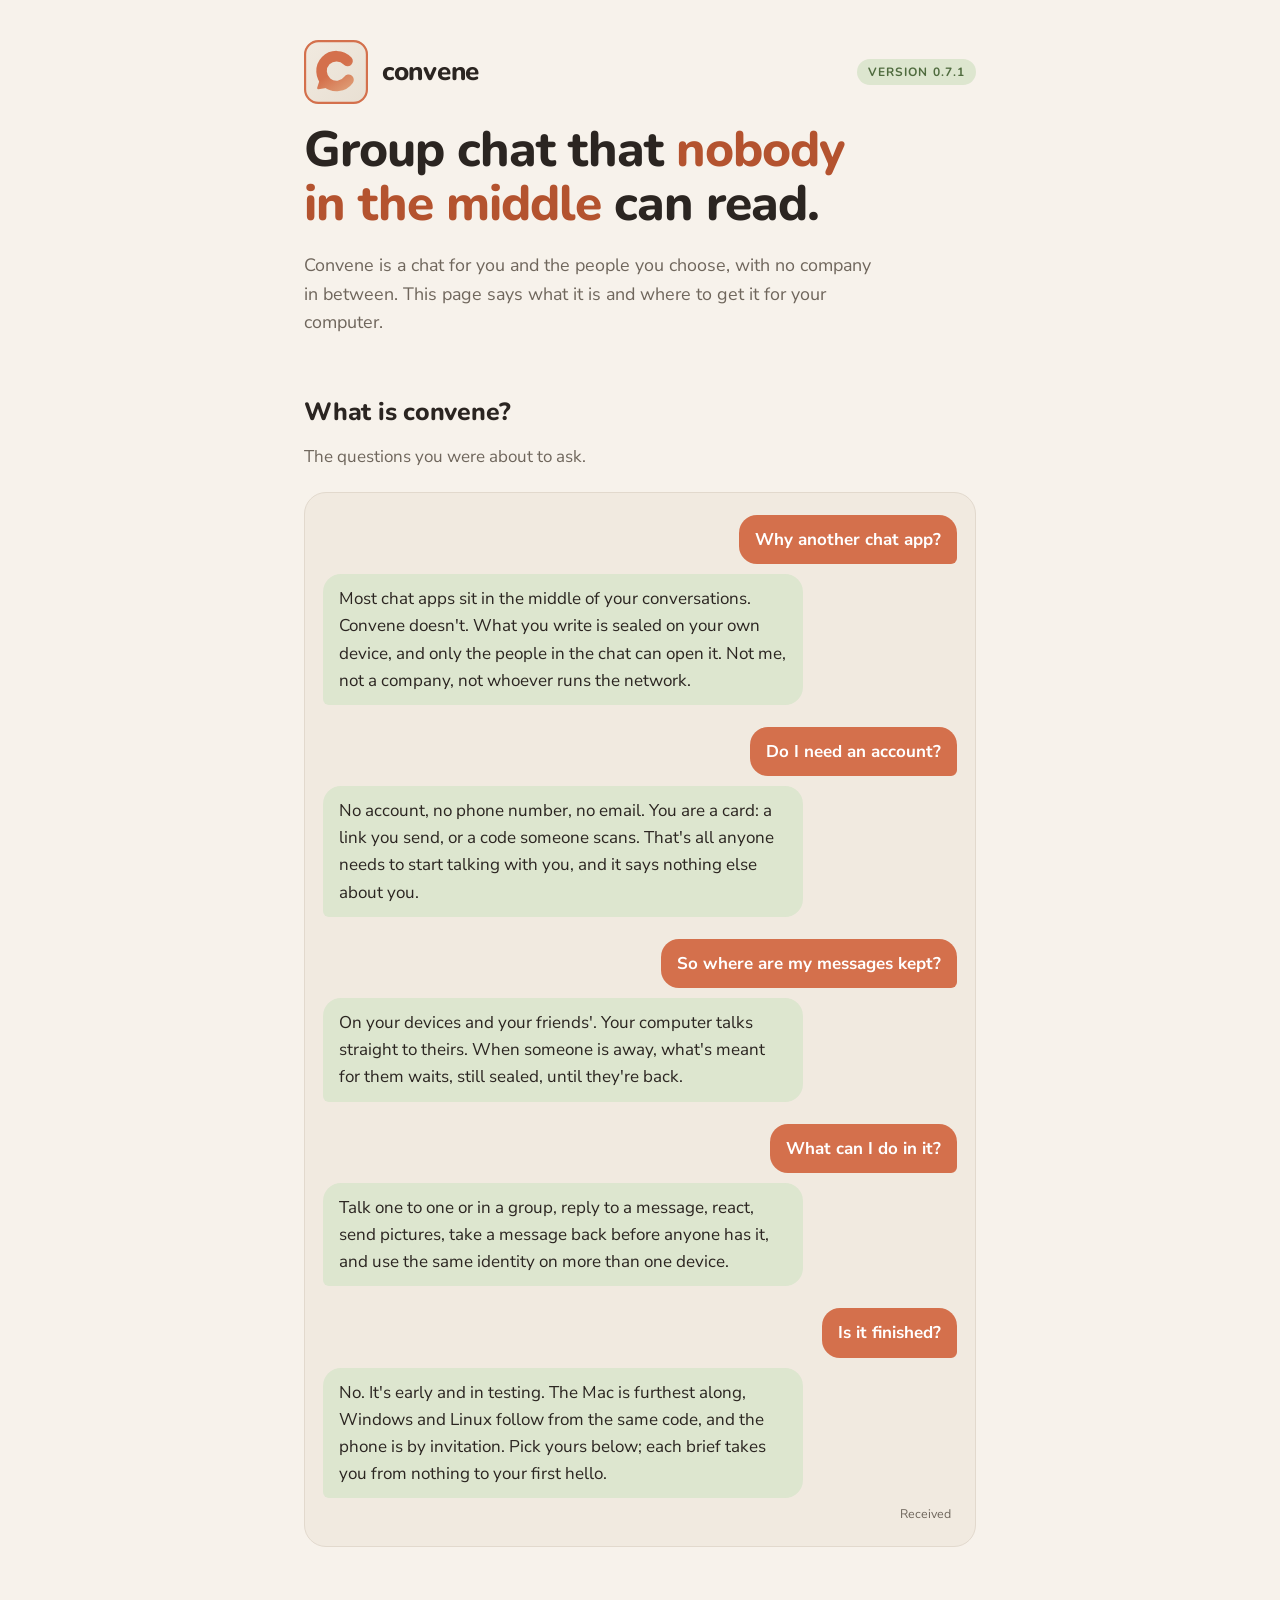
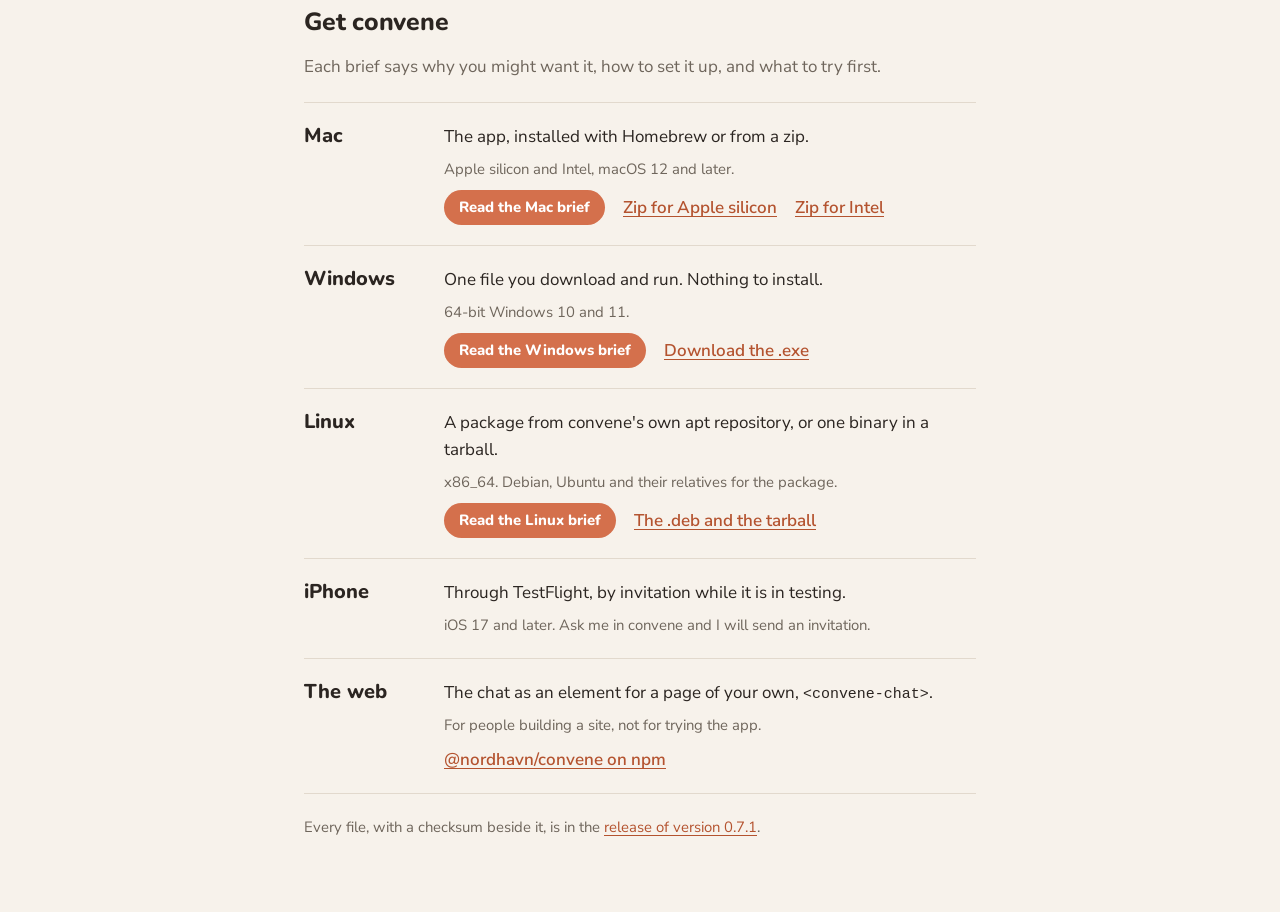
<file: docs/index.html>
<!doctype html>
<html lang="en">
<head>
<meta charset="utf-8">
<meta name="viewport" content="width=device-width,initial-scale=1,viewport-fit=cover">
<title>convene</title>
<meta name="description" content="convene, a group chat nobody in the middle can read: where to get it for the Mac, Windows and Linux, and a brief for each.">
<link rel="stylesheet" href="https://fonts.googleapis.com/css2?family=Nunito:wght@600;700;800&family=Nunito+Sans:opsz,wght@6..12,400;6..12,600;6..12,700&display=swap">
<link rel="stylesheet" href="brief/site.css">
</head>
<body>
<main class="page">

  <header class="hero">
    <div class="brand">
      <svg viewBox="100 100 824 824" role="img" aria-label="The convene icon">
        <defs>
          <linearGradient id="ibg" x1="0" y1="0" x2="1" y2="1"><stop offset="0" stop-color="#F1EAE0"/><stop offset="1" stop-color="#E8DFD2"/></linearGradient>
          <linearGradient id="imk" gradientUnits="userSpaceOnUse" x1="420" y1="330" x2="700" y2="760"><stop offset="0.35" stop-color="#D4704C"/><stop offset="1" stop-color="#E0A27A"/></linearGradient>
          <mask id="im" maskUnits="userSpaceOnUse" x="0" y="0" width="1024" height="1024">
            <path d="M660.7 371.5 A192 192 0 1 0 673.3 612.9" fill="none" stroke="#fff" stroke-width="136" stroke-linecap="round"/>
            <path d="M402.0 700.9 L284.0 718.2 L317.1 616.0 Z" fill="#fff" stroke="#fff" stroke-width="30" stroke-linejoin="round"/>
          </mask>
        </defs>
        <rect x="100" y="100" width="824" height="824" rx="186" fill="url(#ibg)"/>
        <rect x="114" y="114" width="796" height="796" rx="172" fill="none" stroke="#D4704C" stroke-width="28"/>
        <rect width="1024" height="1024" fill="url(#imk)" mask="url(#im)"/>
      </svg>
      <b>convene</b>
      <span class="tag">Version 0.7.1</span>
    </div>
    <h1>Group chat that <em>nobody in the middle</em> can read.</h1>
    <p class="lede">Convene is a chat for you and the people you choose, with no company in between. This page says what it is and where to get it for your computer.</p>
  </header>

  <section aria-labelledby="what">
    <h2 id="what">What is convene?</h2>
    <p class="sub">The questions you were about to ask.</p>
    <div class="chat">
      <p class="me">Why another chat app?</p>
      <p class="them">Most chat apps sit in the middle of your conversations. Convene doesn't. What you write is sealed on your own device, and only the people in the chat can open it. Not me, not a company, not whoever runs the network.</p>

      <p class="me">Do I need an account?</p>
      <p class="them">No account, no phone number, no email. You are a card: a link you send, or a code someone scans. That's all anyone needs to start talking with you, and it says nothing else about you.</p>

      <p class="me">So where are my messages kept?</p>
      <p class="them">On your devices and your friends'. Your computer talks straight to theirs. When someone is away, what's meant for them waits, still sealed, until they're back.</p>

      <p class="me">What can I do in it?</p>
      <p class="them">Talk one to one or in a group, reply to a message, react, send pictures, take a message back before anyone has it, and use the same identity on more than one device.</p>

      <p class="me">Is it finished?</p>
      <p class="them">No. It's early and in testing. The Mac is furthest along, Windows and Linux follow from the same code, and the phone is by invitation. Pick yours below; each brief takes you from nothing to your first hello.</p>
      <span class="reach">Received</span>
    </div>
  </section>

  <section aria-labelledby="get">
    <h2 id="get">Get convene</h2>
    <p class="sub">Each brief says why you might want it, how to set it up, and what to try first.</p>
    <ul class="dists">
      <li>
        <h3>Mac</h3>
        <div class="what">
          <p>The app, installed with Homebrew or from a zip.</p>
          <p class="needs">Apple silicon and Intel, macOS 12 and later.</p>
          <p class="links">
            <a class="brief" href="brief/mac.html">Read the Mac brief</a>
            <a href="https://github.com/kopilati/convene-releases/releases/download/v0.7.1/Convene-0.7.1-macos-arm64.zip">Zip for Apple silicon</a>
            <a href="https://github.com/kopilati/convene-releases/releases/download/v0.7.1/Convene-0.7.1-macos-x86_64.zip">Zip for Intel</a>
          </p>
        </div>
      </li>
      <li>
        <h3>Windows</h3>
        <div class="what">
          <p>One file you download and run. Nothing to install.</p>
          <p class="needs">64-bit Windows 10 and 11.</p>
          <p class="links">
            <a class="brief" href="brief/windows.html">Read the Windows brief</a>
            <a href="https://github.com/kopilati/convene-releases/releases/download/v0.7.1/Convene-0.7.1-windows-x86_64.exe">Download the .exe</a>
          </p>
        </div>
      </li>
      <li>
        <h3>Linux</h3>
        <div class="what">
          <p>A package from convene's own apt repository, or one binary in a tarball.</p>
          <p class="needs">x86_64. Debian, Ubuntu and their relatives for the package.</p>
          <p class="links">
            <a class="brief" href="brief/linux.html">Read the Linux brief</a>
            <a href="https://github.com/kopilati/convene-releases/releases/tag/v0.7.1">The .deb and the tarball</a>
          </p>
        </div>
      </li>
      <li>
        <h3>iPhone</h3>
        <div class="what">
          <p>Through TestFlight, by invitation while it is in testing.</p>
          <p class="needs">iOS 17 and later. Ask me in convene and I will send an invitation.</p>
        </div>
      </li>
      <li>
        <h3>The web</h3>
        <div class="what">
          <p>The chat as an element for a page of your own, <code class="file">&lt;convene-chat&gt;</code>.</p>
          <p class="needs">For people building a site, not for trying the app.</p>
          <p class="links"><a href="https://www.npmjs.com/package/@nordhavn/convene">@nordhavn/convene on npm</a></p>
        </div>
      </li>
    </ul>
    <p class="foot">Every file, with a checksum beside it, is in the <a href="https://github.com/kopilati/convene-releases/releases/tag/v0.7.1">release of version 0.7.1</a>.</p>
  </section>


</main>
<script src="brief/site.js"></script>
</body>
</html>
</file>
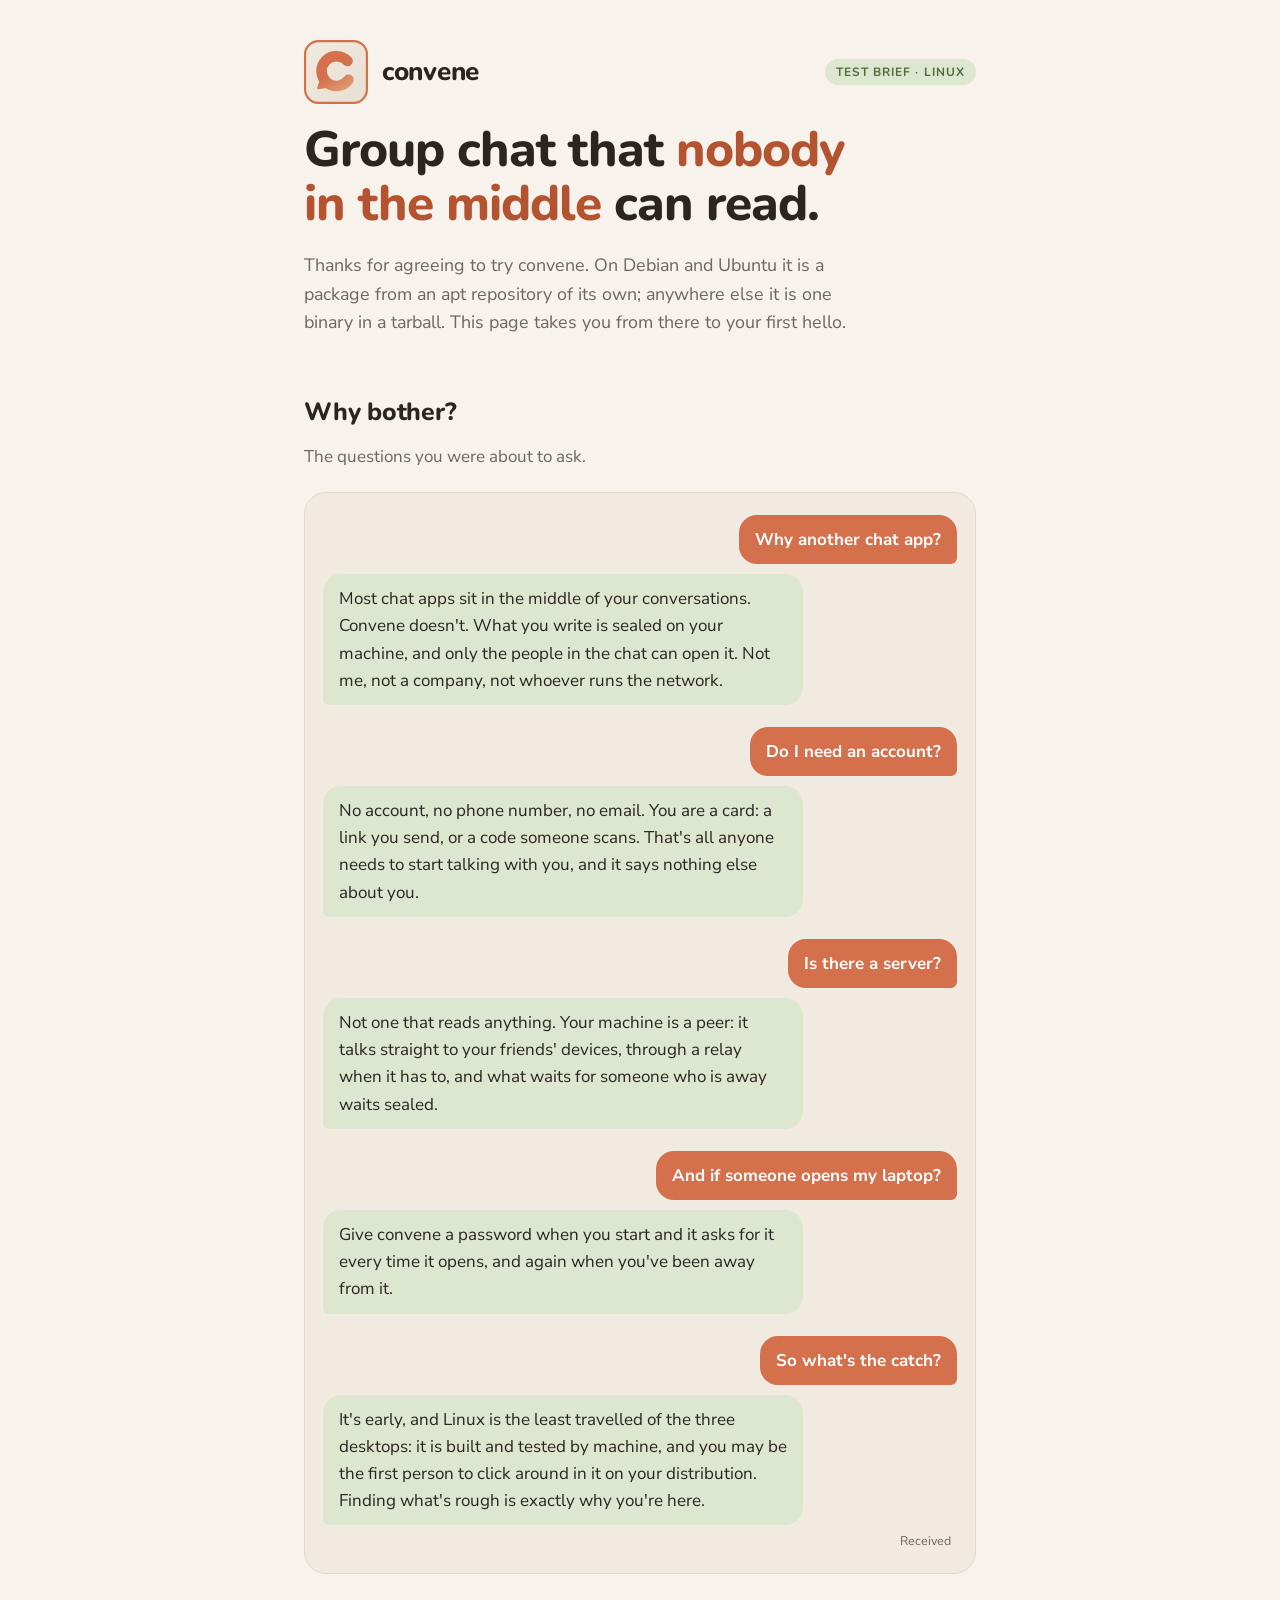
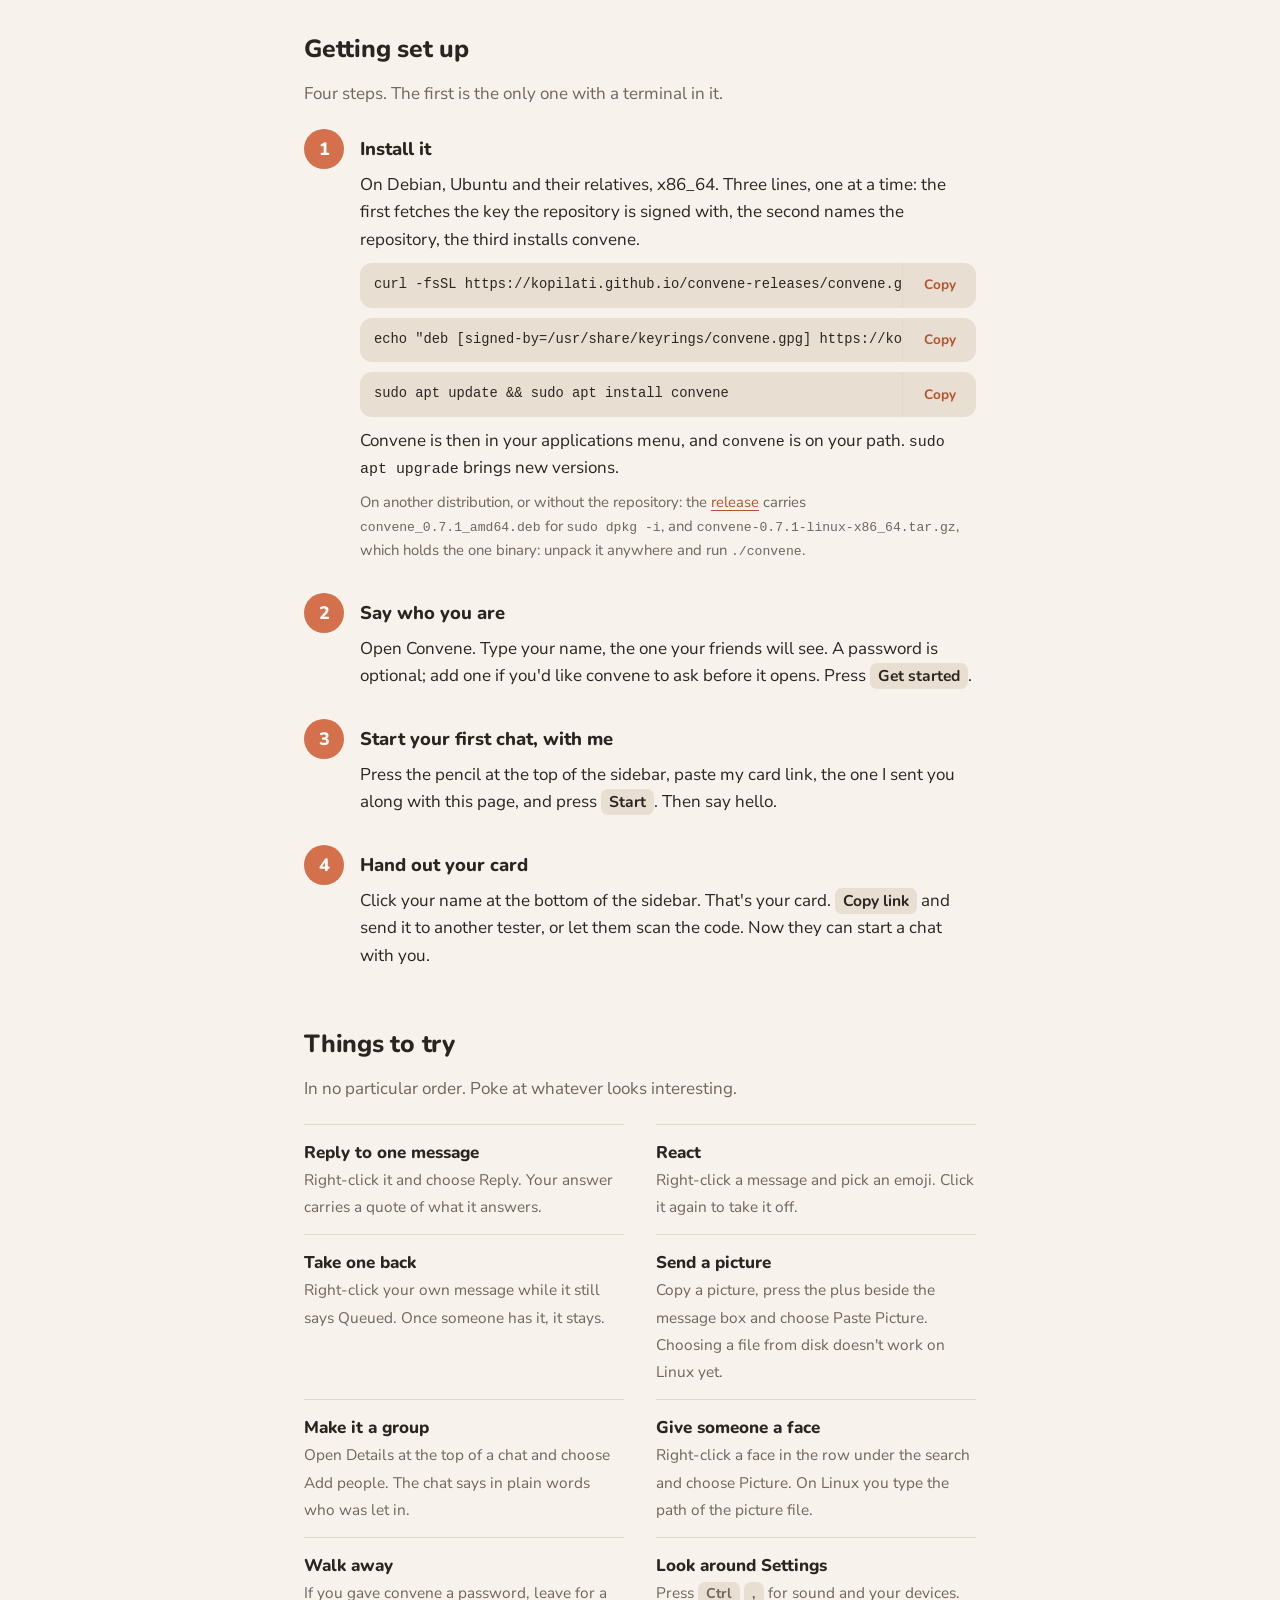
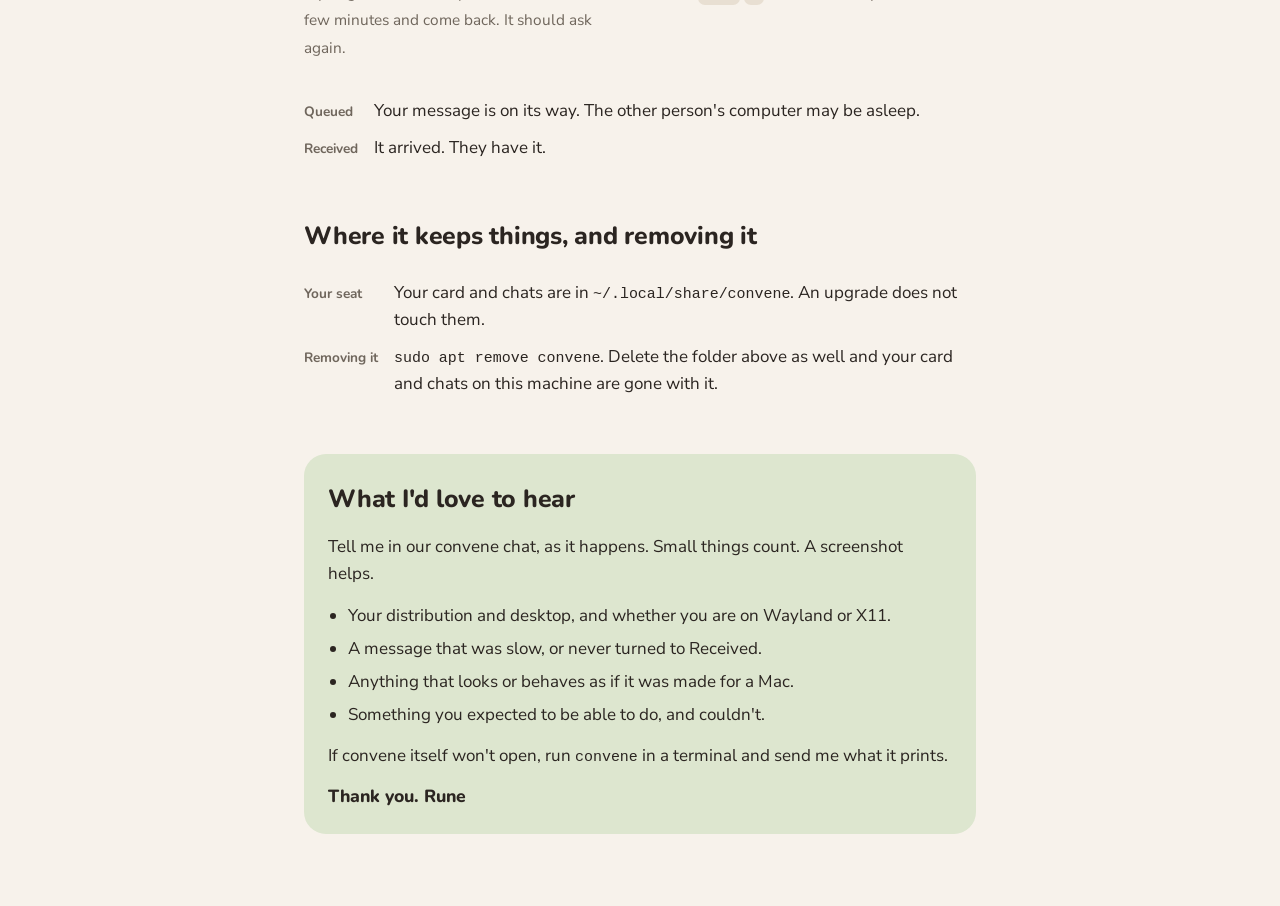
<file: docs/brief/linux.html>
<!doctype html>
<html lang="en">
<head>
<meta charset="utf-8">
<meta name="viewport" content="width=device-width,initial-scale=1,viewport-fit=cover">
<title>convene for Linux</title>
<link rel="stylesheet" href="https://fonts.googleapis.com/css2?family=Nunito:wght@600;700;800&family=Nunito+Sans:opsz,wght@6..12,400;6..12,600;6..12,700&display=swap">
<link rel="stylesheet" href="site.css">
</head>
<body>
<main class="page">

  <header class="hero">
    <div class="brand">
      <svg viewBox="100 100 824 824" role="img" aria-label="The convene icon">
        <defs>
          <linearGradient id="ibg" x1="0" y1="0" x2="1" y2="1"><stop offset="0" stop-color="#F1EAE0"/><stop offset="1" stop-color="#E8DFD2"/></linearGradient>
          <linearGradient id="imk" gradientUnits="userSpaceOnUse" x1="420" y1="330" x2="700" y2="760"><stop offset="0.35" stop-color="#D4704C"/><stop offset="1" stop-color="#E0A27A"/></linearGradient>
          <mask id="im" maskUnits="userSpaceOnUse" x="0" y="0" width="1024" height="1024">
            <path d="M660.7 371.5 A192 192 0 1 0 673.3 612.9" fill="none" stroke="#fff" stroke-width="136" stroke-linecap="round"/>
            <path d="M402.0 700.9 L284.0 718.2 L317.1 616.0 Z" fill="#fff" stroke="#fff" stroke-width="30" stroke-linejoin="round"/>
          </mask>
        </defs>
        <rect x="100" y="100" width="824" height="824" rx="186" fill="url(#ibg)"/>
        <rect x="114" y="114" width="796" height="796" rx="172" fill="none" stroke="#D4704C" stroke-width="28"/>
        <rect width="1024" height="1024" fill="url(#imk)" mask="url(#im)"/>
      </svg>
      <b><a href="../">convene</a></b>
      <span class="tag">Test brief · Linux</span>
    </div>
    <h1>Group chat that <em>nobody in the middle</em> can read.</h1>
    <p class="lede">Thanks for agreeing to try convene. On Debian and Ubuntu it is a package from an apt repository of its own; anywhere else it is one binary in a tarball. This page takes you from there to your first hello.</p>
  </header>

  <section aria-labelledby="why">
    <h2 id="why">Why bother?</h2>
    <p class="sub">The questions you were about to ask.</p>
    <div class="chat">
      <p class="me">Why another chat app?</p>
      <p class="them">Most chat apps sit in the middle of your conversations. Convene doesn't. What you write is sealed on your machine, and only the people in the chat can open it. Not me, not a company, not whoever runs the network.</p>

      <p class="me">Do I need an account?</p>
      <p class="them">No account, no phone number, no email. You are a card: a link you send, or a code someone scans. That's all anyone needs to start talking with you, and it says nothing else about you.</p>

      <p class="me">Is there a server?</p>
      <p class="them">Not one that reads anything. Your machine is a peer: it talks straight to your friends' devices, through a relay when it has to, and what waits for someone who is away waits sealed.</p>

      <p class="me">And if someone opens my laptop?</p>
      <p class="them">Give convene a password when you start and it asks for it every time it opens, and again when you've been away from it.</p>

      <p class="me">So what's the catch?</p>
      <p class="them">It's early, and Linux is the least travelled of the three desktops: it is built and tested by machine, and you may be the first person to click around in it on your distribution. Finding what's rough is exactly why you're here.</p>
      <span class="reach">Received</span>
    </div>
  </section>

  <section aria-labelledby="setup">
    <h2 id="setup">Getting set up</h2>
    <p class="sub">Four steps. The first is the only one with a terminal in it.</p>
    <ol class="steps">
      <li>
        <div class="step">
          <h3>Install it</h3>
          <p>On Debian, Ubuntu and their relatives, x86_64. Three lines, one at a time: the first fetches the key the repository is signed with, the second names the repository, the third installs convene.</p>
          <div class="cmd"><code id="l1">curl -fsSL https://kopilati.github.io/convene-releases/convene.gpg | sudo tee /usr/share/keyrings/convene.gpg >/dev/null</code><button type="button" data-copy="l1">Copy</button></div>
          <div class="cmd"><code id="l2">echo "deb [signed-by=/usr/share/keyrings/convene.gpg] https://kopilati.github.io/convene-releases stable main" | sudo tee /etc/apt/sources.list.d/convene.list</code><button type="button" data-copy="l2">Copy</button></div>
          <div class="cmd"><code id="l3">sudo apt update &amp;&amp; sudo apt install convene</code><button type="button" data-copy="l3">Copy</button></div>
          <p>Convene is then in your applications menu, and <code class="file">convene</code> is on your path. <code class="file">sudo apt upgrade</code> brings new versions.</p>
          <p class="aside">On another distribution, or without the repository: the <a href="https://github.com/kopilati/convene-releases/releases/tag/v0.7.1">release</a> carries <code class="file">convene_0.7.1_amd64.deb</code> for <code class="file">sudo dpkg -i</code>, and <code class="file">convene-0.7.1-linux-x86_64.tar.gz</code>, which holds the one binary: unpack it anywhere and run <code class="file">./convene</code>.</p>
        </div>
      </li>
      <li>
        <div class="step">
          <h3>Say who you are</h3>
          <p>Open Convene. Type your name, the one your friends will see. A password is optional; add one if you'd like convene to ask before it opens. Press <span class="ui">Get started</span>.</p>
        </div>
      </li>
      <li>
        <div class="step">
          <h3>Start your first chat, with me</h3>
          <p>Press the pencil at the top of the sidebar, paste my card link, the one I sent you along with this page, and press <span class="ui">Start</span>. Then say hello.</p>
        </div>
      </li>
      <li>
        <div class="step">
          <h3>Hand out your card</h3>
          <p>Click your name at the bottom of the sidebar. That's your card. <span class="ui">Copy link</span> and send it to another tester, or let them scan the code. Now they can start a chat with you.</p>
        </div>
      </li>
    </ol>
  </section>


  <section aria-labelledby="try">
    <h2 id="try">Things to try</h2>
    <p class="sub">In no particular order. Poke at whatever looks interesting.</p>
    <ul class="try">
      <li><b>Reply to one message</b><span>Right-click it and choose Reply. Your answer carries a quote of what it answers.</span></li>
      <li><b>React</b><span>Right-click a message and pick an emoji. Click it again to take it off.</span></li>
      <li><b>Take one back</b><span>Right-click your own message while it still says Queued. Once someone has it, it stays.</span></li>
      <li><b>Send a picture</b><span>Copy a picture, press the plus beside the message box and choose Paste Picture. Choosing a file from disk doesn't work on Linux yet.</span></li>
      <li><b>Make it a group</b><span>Open Details at the top of a chat and choose Add people. The chat says in plain words who was let in.</span></li>
      <li><b>Give someone a face</b><span>Right-click a face in the row under the search and choose Picture. On Linux you type the path of the picture file.</span></li>
      <li><b>Walk away</b><span>If you gave convene a password, leave for a few minutes and come back. It should ask again.</span></li>
      <li><b>Look around Settings</b><span>Press <kbd>Ctrl</kbd> <kbd>,</kbd> for sound and your devices.</span></li>
    </ul>
    <dl class="words">
      <dt>Queued</dt><dd>Your message is on its way. The other person's computer may be asleep.</dd>
      <dt>Received</dt><dd>It arrived. They have it.</dd>
    </dl>
  </section>

  <section aria-labelledby="keep">
    <h2 id="keep">Where it keeps things, and removing it</h2>
    <dl class="words">
      <dt>Your seat</dt><dd>Your card and chats are in <code class="file">~/.local/share/convene</code>. An upgrade does not touch them.</dd>
      <dt>Removing it</dt><dd><code class="file">sudo apt remove convene</code>. Delete the folder above as well and your card and chats on this machine are gone with it.</dd>
    </dl>
  </section>

  <section class="tell" aria-labelledby="tell">
    <h2 id="tell">What I'd love to hear</h2>
    <p>Tell me in our convene chat, as it happens. Small things count. A screenshot helps.</p>
    <ul>
      <li>Your distribution and desktop, and whether you are on Wayland or X11.</li>
      <li>A message that was slow, or never turned to Received.</li>
      <li>Anything that looks or behaves as if it was made for a Mac.</li>
      <li>Something you expected to be able to do, and couldn't.</li>
    </ul>
    <p>If convene itself won't open, run <code class="file">convene</code> in a terminal and send me what it prints.</p>
    <p class="sign">Thank you. Rune</p>
  </section>

</main>
<script src="site.js"></script>
</body>
</html>
</file>
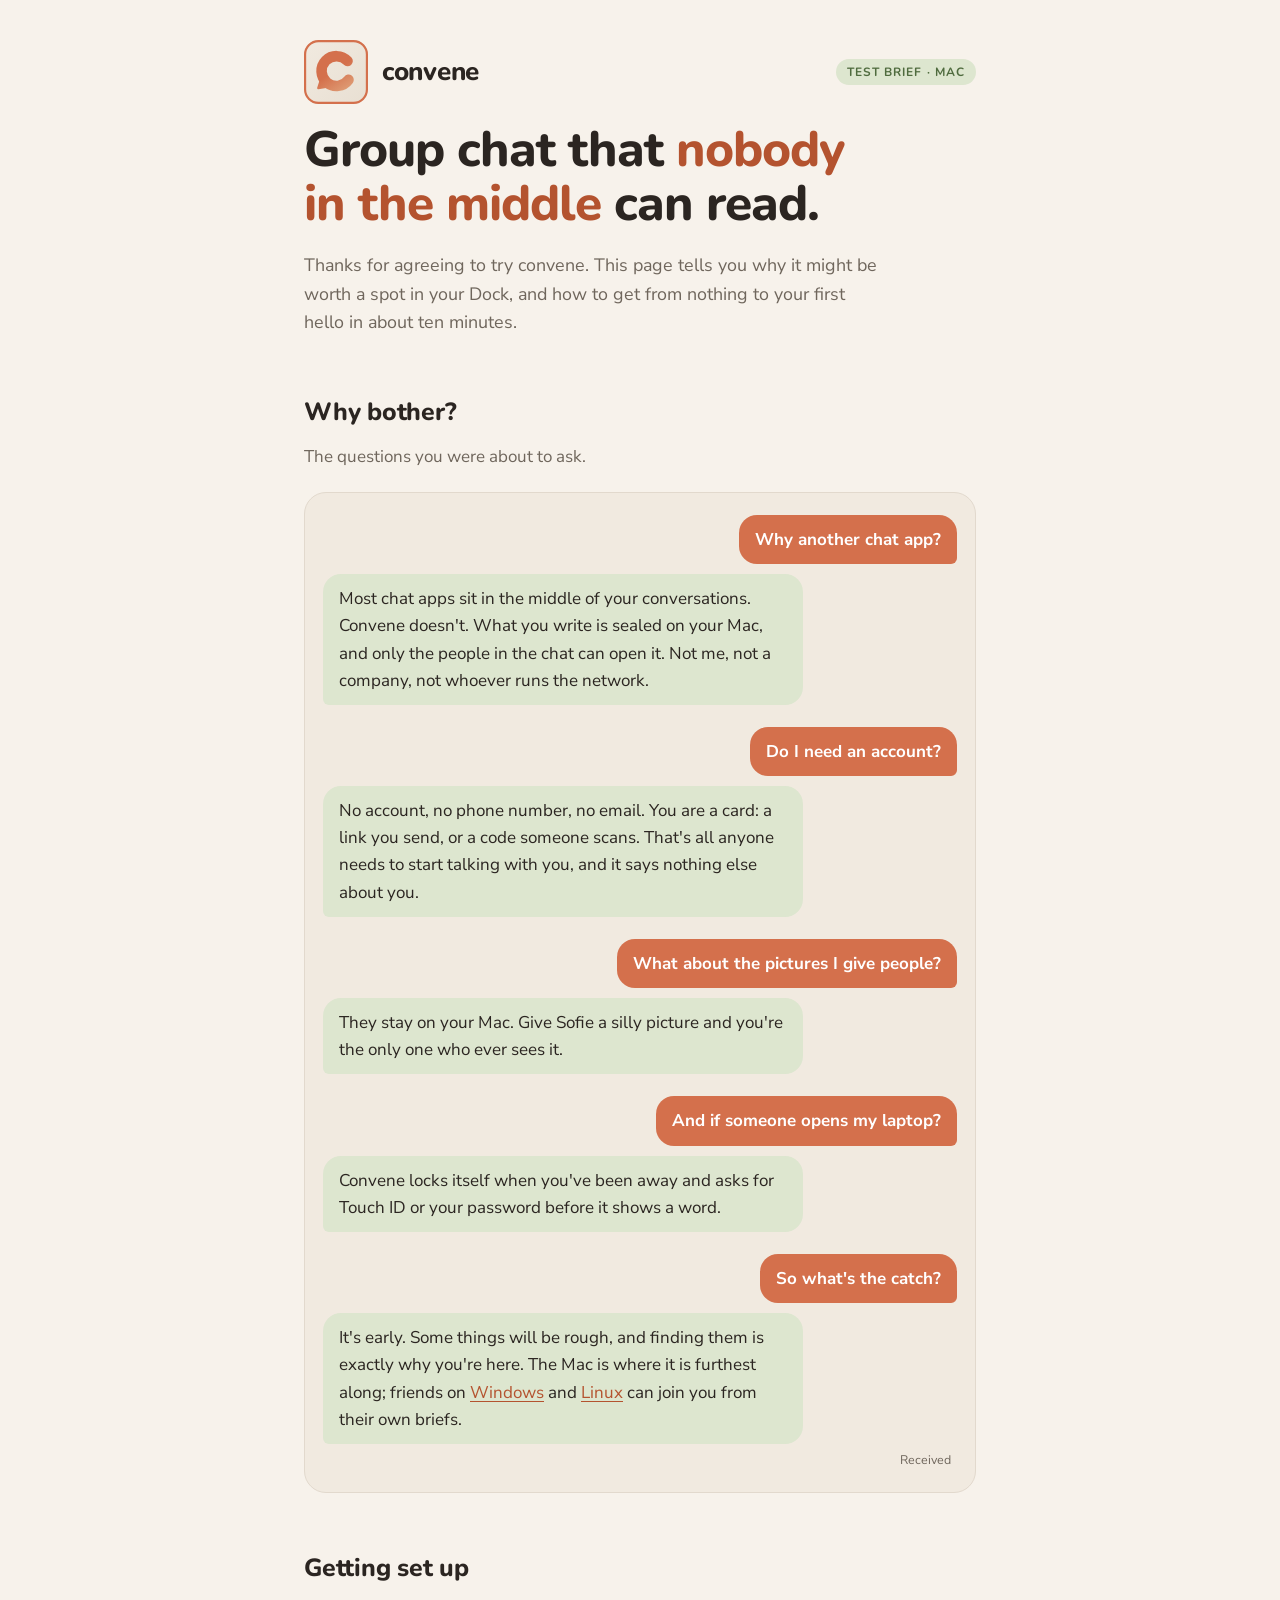
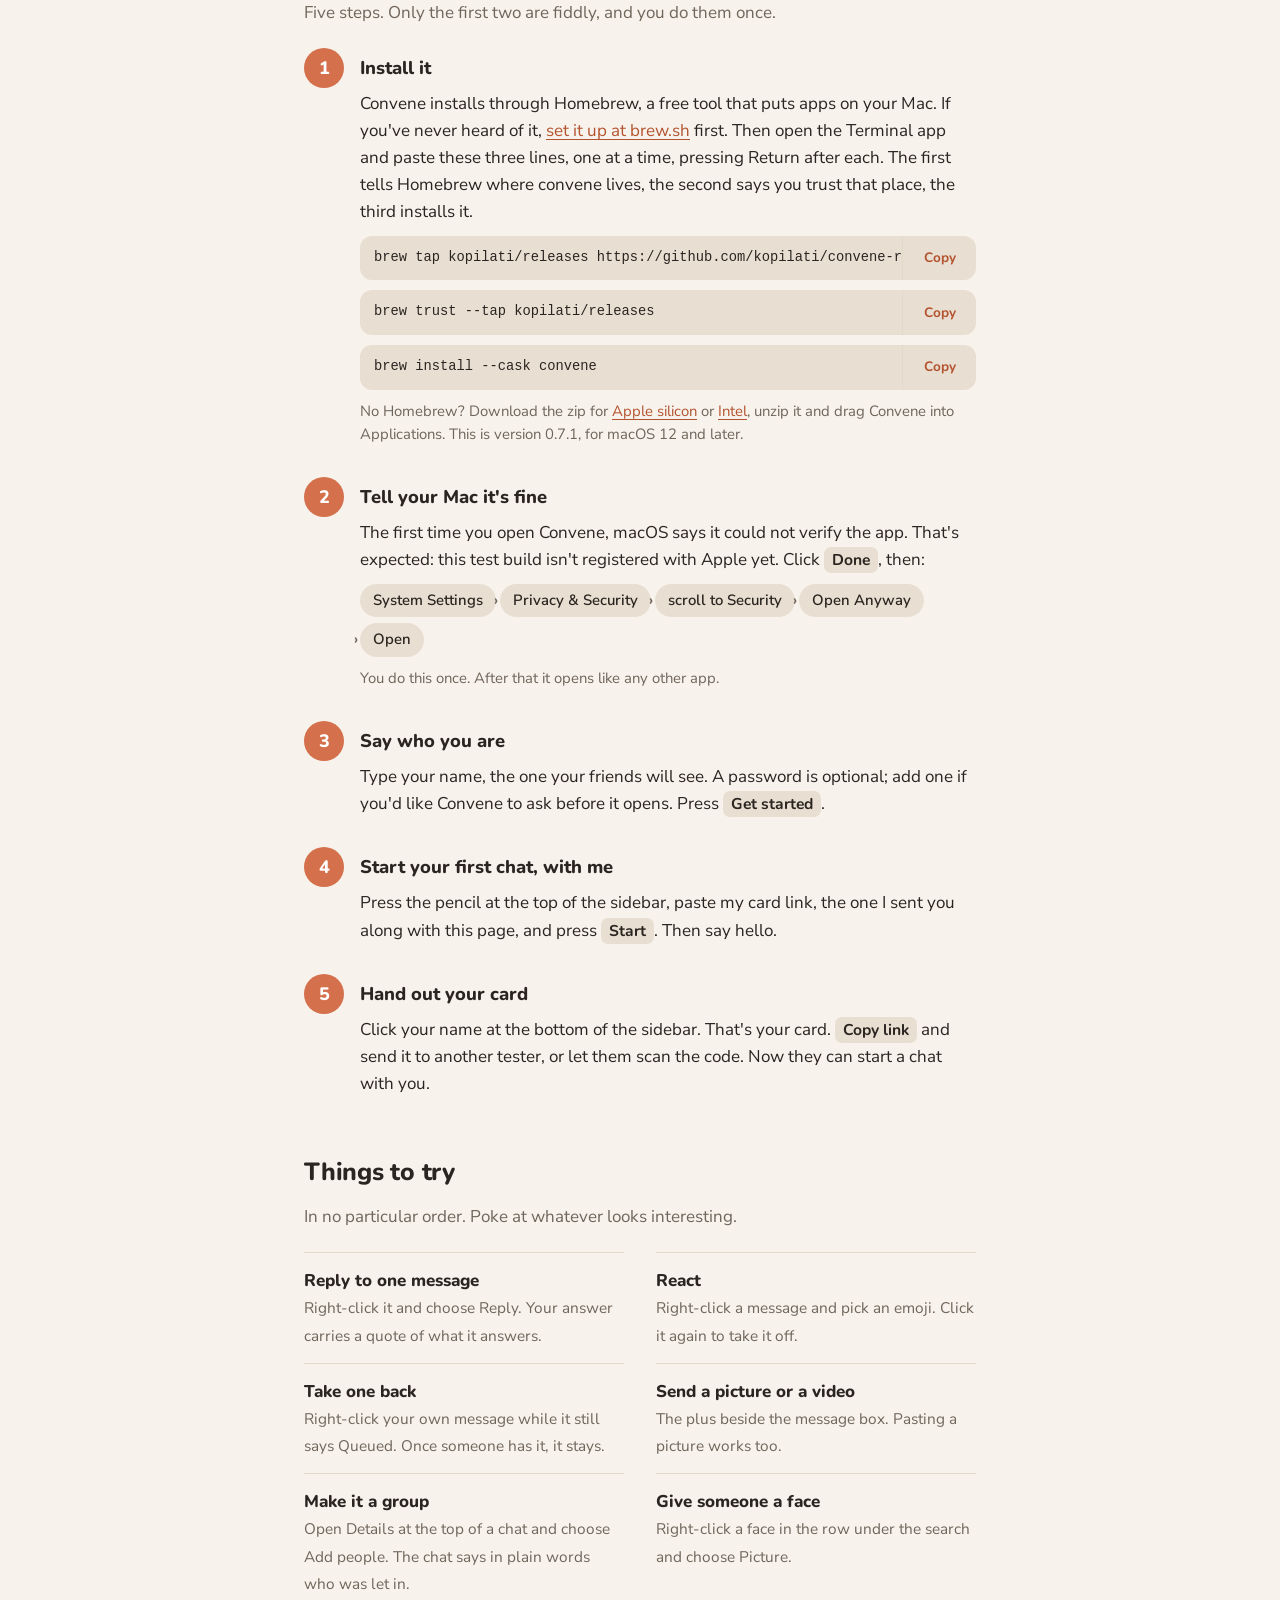
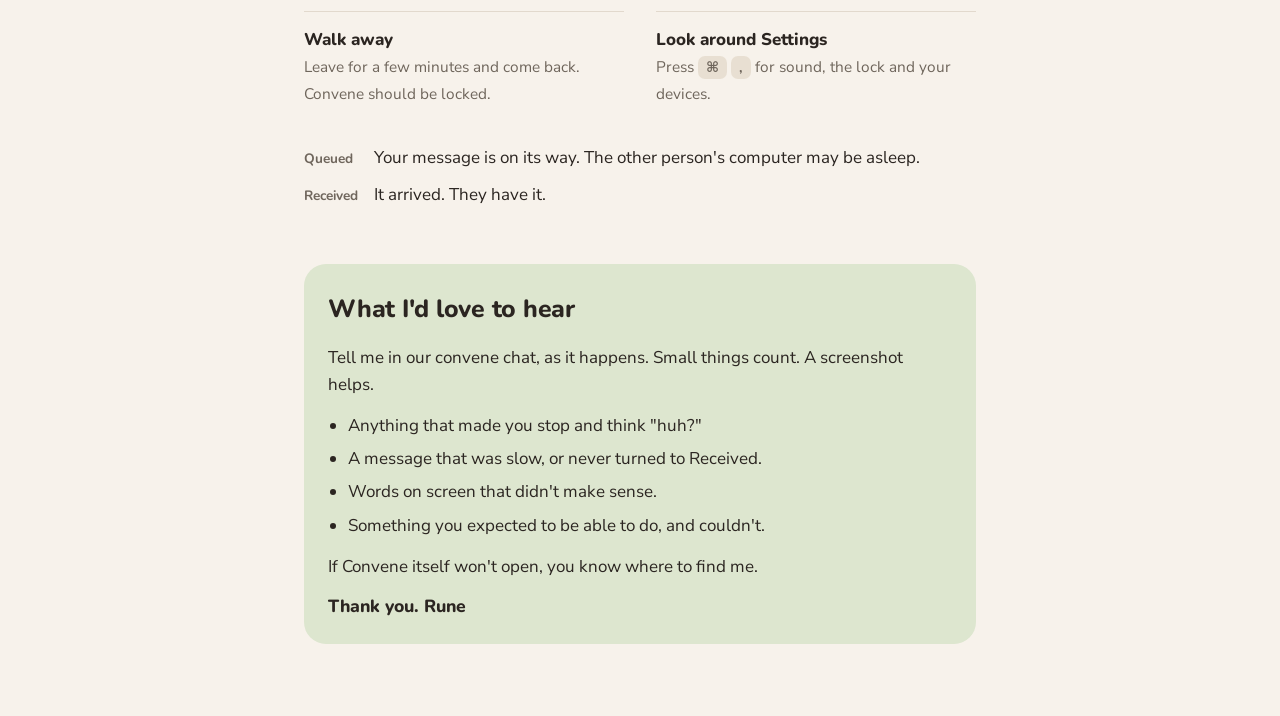
<file: docs/brief/mac.html>
<!doctype html>
<html lang="en">
<head>
<meta charset="utf-8">
<meta name="viewport" content="width=device-width,initial-scale=1,viewport-fit=cover">
<title>convene for the Mac</title>
<link rel="stylesheet" href="https://fonts.googleapis.com/css2?family=Nunito:wght@600;700;800&family=Nunito+Sans:opsz,wght@6..12,400;6..12,600;6..12,700&display=swap">
<link rel="stylesheet" href="site.css">
</head>
<body>
<main class="page">

  <header class="hero">
    <div class="brand">
      <svg viewBox="100 100 824 824" role="img" aria-label="The convene icon">
        <defs>
          <linearGradient id="ibg" x1="0" y1="0" x2="1" y2="1"><stop offset="0" stop-color="#F1EAE0"/><stop offset="1" stop-color="#E8DFD2"/></linearGradient>
          <linearGradient id="imk" gradientUnits="userSpaceOnUse" x1="420" y1="330" x2="700" y2="760"><stop offset="0.35" stop-color="#D4704C"/><stop offset="1" stop-color="#E0A27A"/></linearGradient>
          <mask id="im" maskUnits="userSpaceOnUse" x="0" y="0" width="1024" height="1024">
            <path d="M660.7 371.5 A192 192 0 1 0 673.3 612.9" fill="none" stroke="#fff" stroke-width="136" stroke-linecap="round"/>
            <path d="M402.0 700.9 L284.0 718.2 L317.1 616.0 Z" fill="#fff" stroke="#fff" stroke-width="30" stroke-linejoin="round"/>
          </mask>
        </defs>
        <rect x="100" y="100" width="824" height="824" rx="186" fill="url(#ibg)"/>
        <rect x="114" y="114" width="796" height="796" rx="172" fill="none" stroke="#D4704C" stroke-width="28"/>
        <rect width="1024" height="1024" fill="url(#imk)" mask="url(#im)"/>
      </svg>
      <b><a href="../">convene</a></b>
      <span class="tag">Test brief · Mac</span>
    </div>
    <h1>Group chat that <em>nobody in the middle</em> can read.</h1>
    <p class="lede">Thanks for agreeing to try convene. This page tells you why it might be worth a spot in your Dock, and how to get from nothing to your first hello in about ten minutes.</p>
  </header>

  <section aria-labelledby="why">
    <h2 id="why">Why bother?</h2>
    <p class="sub">The questions you were about to ask.</p>
    <div class="chat">
      <p class="me">Why another chat app?</p>
      <p class="them">Most chat apps sit in the middle of your conversations. Convene doesn't. What you write is sealed on your Mac, and only the people in the chat can open it. Not me, not a company, not whoever runs the network.</p>

      <p class="me">Do I need an account?</p>
      <p class="them">No account, no phone number, no email. You are a card: a link you send, or a code someone scans. That's all anyone needs to start talking with you, and it says nothing else about you.</p>

      <p class="me">What about the pictures I give people?</p>
      <p class="them">They stay on your Mac. Give Sofie a silly picture and you're the only one who ever sees it.</p>

      <p class="me">And if someone opens my laptop?</p>
      <p class="them">Convene locks itself when you've been away and asks for Touch ID or your password before it shows a word.</p>

      <p class="me">So what's the catch?</p>
      <p class="them">It's early. Some things will be rough, and finding them is exactly why you're here. The Mac is where it is furthest along; friends on <a href="windows.html">Windows</a> and <a href="linux.html">Linux</a> can join you from their own briefs.</p>
      <span class="reach">Received</span>
    </div>
  </section>

  <section aria-labelledby="setup">
    <h2 id="setup">Getting set up</h2>
    <p class="sub">Five steps. Only the first two are fiddly, and you do them once.</p>
    <ol class="steps">
      <li>
        <div class="step">
          <h3>Install it</h3>
          <p>Convene installs through Homebrew, a free tool that puts apps on your Mac. If you've never heard of it, <a href="https://brew.sh">set it up at brew.sh</a> first. Then open the Terminal app and paste these three lines, one at a time, pressing Return after each. The first tells Homebrew where convene lives, the second says you trust that place, the third installs it.</p>
          <div class="cmd"><code id="c1">brew tap kopilati/releases https://github.com/kopilati/convene-releases</code><button type="button" data-copy="c1">Copy</button></div>
          <div class="cmd"><code id="c3">brew trust --tap kopilati/releases</code><button type="button" data-copy="c3">Copy</button></div>
          <div class="cmd"><code id="c2">brew install --cask convene</code><button type="button" data-copy="c2">Copy</button></div>
          <p class="aside">No Homebrew? Download the zip for <a href="https://github.com/kopilati/convene-releases/releases/download/v0.7.1/Convene-0.7.1-macos-arm64.zip">Apple silicon</a> or <a href="https://github.com/kopilati/convene-releases/releases/download/v0.7.1/Convene-0.7.1-macos-x86_64.zip">Intel</a>, unzip it and drag Convene into Applications. This is version 0.7.1, for macOS 12 and later.</p>
        </div>
      </li>
      <li>
        <div class="step">
          <h3>Tell your Mac it's fine</h3>
          <p>The first time you open Convene, macOS says it could not verify the app. That's expected: this test build isn't registered with Apple yet. Click <span class="ui">Done</span>, then:</p>
          <ul class="clicks">
            <li>System Settings</li><li>Privacy &amp; Security</li><li>scroll to Security</li><li>Open Anyway</li><li>Open</li>
          </ul>
          <p class="aside">You do this once. After that it opens like any other app.</p>
        </div>
      </li>
      <li>
        <div class="step">
          <h3>Say who you are</h3>
          <p>Type your name, the one your friends will see. A password is optional; add one if you'd like Convene to ask before it opens. Press <span class="ui">Get started</span>.</p>
        </div>
      </li>
      <li>
        <div class="step">
          <h3>Start your first chat, with me</h3>
          <p>Press the pencil at the top of the sidebar, paste my card link, the one I sent you along with this page, and press <span class="ui">Start</span>. Then say hello.</p>
        </div>
      </li>
      <li>
        <div class="step">
          <h3>Hand out your card</h3>
          <p>Click your name at the bottom of the sidebar. That's your card. <span class="ui">Copy link</span> and send it to another tester, or let them scan the code. Now they can start a chat with you.</p>
        </div>
      </li>
    </ol>
  </section>


  <section aria-labelledby="try">
    <h2 id="try">Things to try</h2>
    <p class="sub">In no particular order. Poke at whatever looks interesting.</p>
    <ul class="try">
      <li><b>Reply to one message</b><span>Right-click it and choose Reply. Your answer carries a quote of what it answers.</span></li>
      <li><b>React</b><span>Right-click a message and pick an emoji. Click it again to take it off.</span></li>
      <li><b>Take one back</b><span>Right-click your own message while it still says Queued. Once someone has it, it stays.</span></li>
      <li><b>Send a picture or a video</b><span>The plus beside the message box. Pasting a picture works too.</span></li>
      <li><b>Make it a group</b><span>Open Details at the top of a chat and choose Add people. The chat says in plain words who was let in.</span></li>
      <li><b>Give someone a face</b><span>Right-click a face in the row under the search and choose Picture.</span></li>
      <li><b>Walk away</b><span>Leave for a few minutes and come back. Convene should be locked.</span></li>
      <li><b>Look around Settings</b><span>Press <kbd>⌘</kbd> <kbd>,</kbd> for sound, the lock and your devices.</span></li>
    </ul>
    <dl class="words">
      <dt>Queued</dt><dd>Your message is on its way. The other person's computer may be asleep.</dd>
      <dt>Received</dt><dd>It arrived. They have it.</dd>
    </dl>
  </section>

  <section class="tell" aria-labelledby="tell">
    <h2 id="tell">What I'd love to hear</h2>
    <p>Tell me in our convene chat, as it happens. Small things count. A screenshot helps.</p>
    <ul>
      <li>Anything that made you stop and think "huh?"</li>
      <li>A message that was slow, or never turned to Received.</li>
      <li>Words on screen that didn't make sense.</li>
      <li>Something you expected to be able to do, and couldn't.</li>
    </ul>
    <p>If Convene itself won't open, you know where to find me.</p>
    <p class="sign">Thank you. Rune</p>
  </section>

</main>
<script src="site.js"></script>
</body>
</html>
</file>
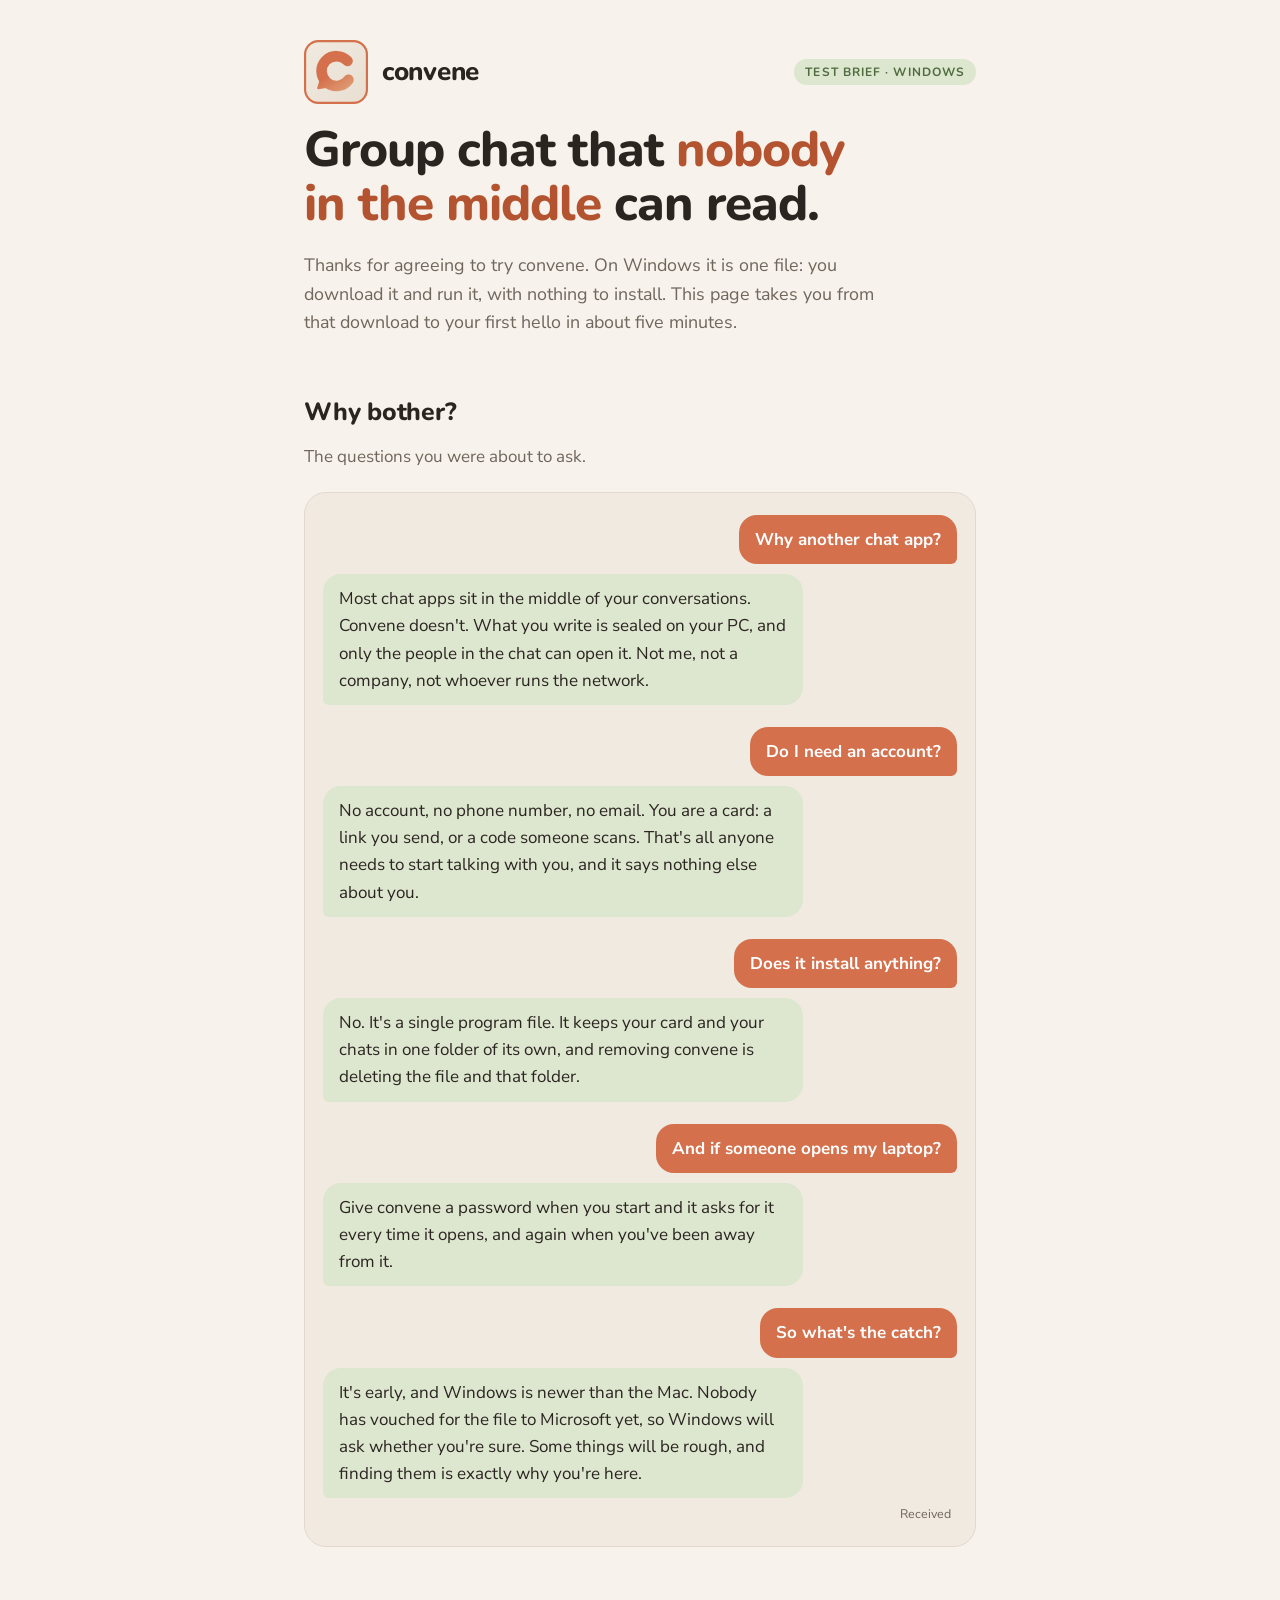
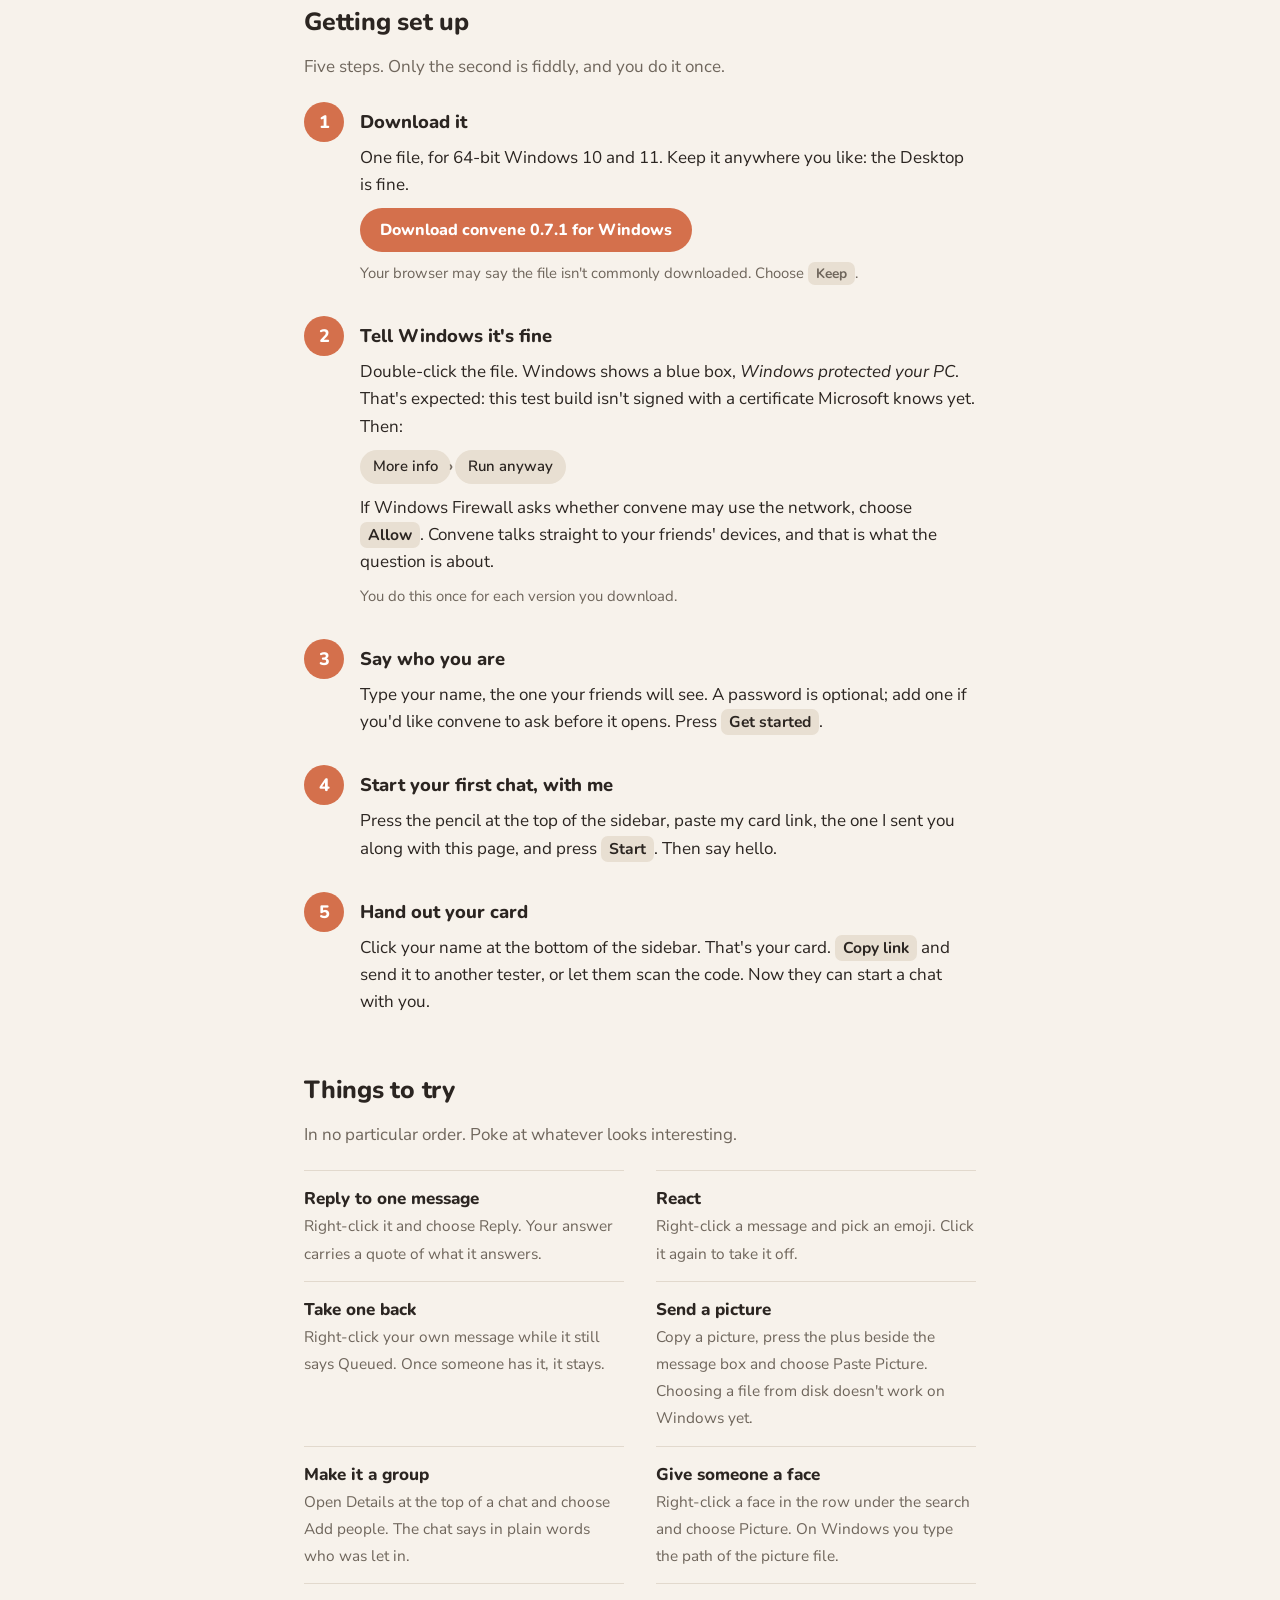
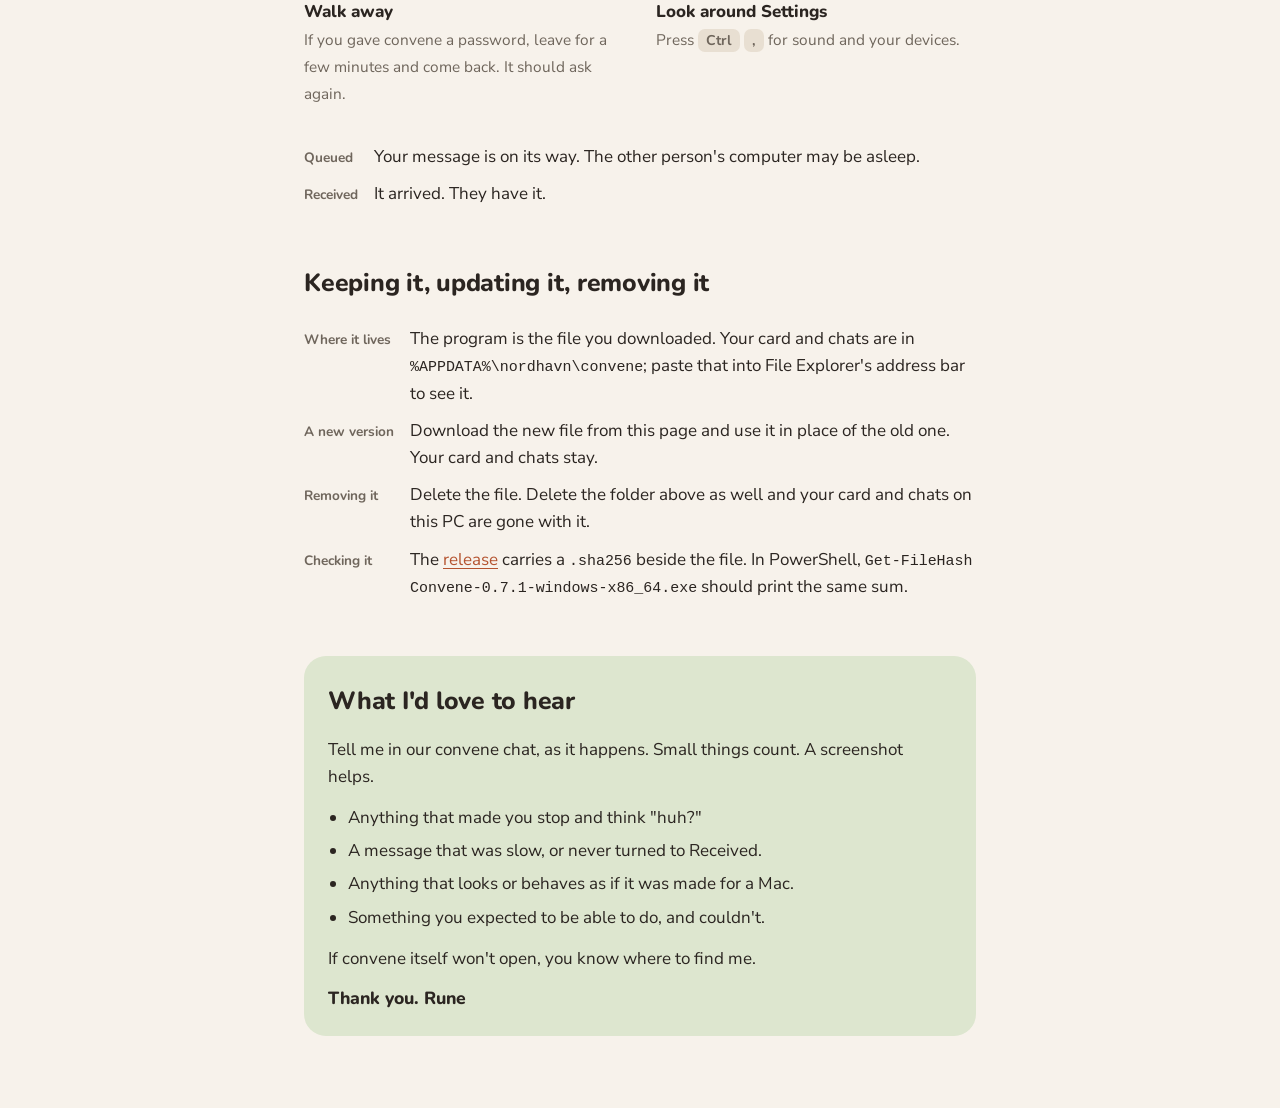
<file: docs/brief/windows.html>
<!doctype html>
<html lang="en">
<head>
<meta charset="utf-8">
<meta name="viewport" content="width=device-width,initial-scale=1,viewport-fit=cover">
<title>convene for Windows</title>
<link rel="stylesheet" href="https://fonts.googleapis.com/css2?family=Nunito:wght@600;700;800&family=Nunito+Sans:opsz,wght@6..12,400;6..12,600;6..12,700&display=swap">
<link rel="stylesheet" href="site.css">
</head>
<body>
<main class="page">

  <header class="hero">
    <div class="brand">
      <svg viewBox="100 100 824 824" role="img" aria-label="The convene icon">
        <defs>
          <linearGradient id="ibg" x1="0" y1="0" x2="1" y2="1"><stop offset="0" stop-color="#F1EAE0"/><stop offset="1" stop-color="#E8DFD2"/></linearGradient>
          <linearGradient id="imk" gradientUnits="userSpaceOnUse" x1="420" y1="330" x2="700" y2="760"><stop offset="0.35" stop-color="#D4704C"/><stop offset="1" stop-color="#E0A27A"/></linearGradient>
          <mask id="im" maskUnits="userSpaceOnUse" x="0" y="0" width="1024" height="1024">
            <path d="M660.7 371.5 A192 192 0 1 0 673.3 612.9" fill="none" stroke="#fff" stroke-width="136" stroke-linecap="round"/>
            <path d="M402.0 700.9 L284.0 718.2 L317.1 616.0 Z" fill="#fff" stroke="#fff" stroke-width="30" stroke-linejoin="round"/>
          </mask>
        </defs>
        <rect x="100" y="100" width="824" height="824" rx="186" fill="url(#ibg)"/>
        <rect x="114" y="114" width="796" height="796" rx="172" fill="none" stroke="#D4704C" stroke-width="28"/>
        <rect width="1024" height="1024" fill="url(#imk)" mask="url(#im)"/>
      </svg>
      <b><a href="../">convene</a></b>
      <span class="tag">Test brief · Windows</span>
    </div>
    <h1>Group chat that <em>nobody in the middle</em> can read.</h1>
    <p class="lede">Thanks for agreeing to try convene. On Windows it is one file: you download it and run it, with nothing to install. This page takes you from that download to your first hello in about five minutes.</p>
  </header>

  <section aria-labelledby="why">
    <h2 id="why">Why bother?</h2>
    <p class="sub">The questions you were about to ask.</p>
    <div class="chat">
      <p class="me">Why another chat app?</p>
      <p class="them">Most chat apps sit in the middle of your conversations. Convene doesn't. What you write is sealed on your PC, and only the people in the chat can open it. Not me, not a company, not whoever runs the network.</p>

      <p class="me">Do I need an account?</p>
      <p class="them">No account, no phone number, no email. You are a card: a link you send, or a code someone scans. That's all anyone needs to start talking with you, and it says nothing else about you.</p>

      <p class="me">Does it install anything?</p>
      <p class="them">No. It's a single program file. It keeps your card and your chats in one folder of its own, and removing convene is deleting the file and that folder.</p>

      <p class="me">And if someone opens my laptop?</p>
      <p class="them">Give convene a password when you start and it asks for it every time it opens, and again when you've been away from it.</p>

      <p class="me">So what's the catch?</p>
      <p class="them">It's early, and Windows is newer than the Mac. Nobody has vouched for the file to Microsoft yet, so Windows will ask whether you're sure. Some things will be rough, and finding them is exactly why you're here.</p>
      <span class="reach">Received</span>
    </div>
  </section>

  <section aria-labelledby="setup">
    <h2 id="setup">Getting set up</h2>
    <p class="sub">Five steps. Only the second is fiddly, and you do it once.</p>
    <ol class="steps">
      <li>
        <div class="step">
          <h3>Download it</h3>
          <p>One file, for 64-bit Windows 10 and 11. Keep it anywhere you like: the Desktop is fine.</p>
          <a class="get" href="https://github.com/kopilati/convene-releases/releases/download/v0.7.1/Convene-0.7.1-windows-x86_64.exe">Download convene 0.7.1 for Windows</a>
          <p class="aside">Your browser may say the file isn't commonly downloaded. Choose <span class="ui">Keep</span>.</p>
        </div>
      </li>
      <li>
        <div class="step">
          <h3>Tell Windows it's fine</h3>
          <p>Double-click the file. Windows shows a blue box, <em>Windows protected your PC</em>. That's expected: this test build isn't signed with a certificate Microsoft knows yet. Then:</p>
          <ul class="clicks">
            <li>More info</li><li>Run anyway</li>
          </ul>
          <p>If Windows Firewall asks whether convene may use the network, choose <span class="ui">Allow</span>. Convene talks straight to your friends' devices, and that is what the question is about.</p>
          <p class="aside">You do this once for each version you download.</p>
        </div>
      </li>
      <li>
        <div class="step">
          <h3>Say who you are</h3>
          <p>Type your name, the one your friends will see. A password is optional; add one if you'd like convene to ask before it opens. Press <span class="ui">Get started</span>.</p>
        </div>
      </li>
      <li>
        <div class="step">
          <h3>Start your first chat, with me</h3>
          <p>Press the pencil at the top of the sidebar, paste my card link, the one I sent you along with this page, and press <span class="ui">Start</span>. Then say hello.</p>
        </div>
      </li>
      <li>
        <div class="step">
          <h3>Hand out your card</h3>
          <p>Click your name at the bottom of the sidebar. That's your card. <span class="ui">Copy link</span> and send it to another tester, or let them scan the code. Now they can start a chat with you.</p>
        </div>
      </li>
    </ol>
  </section>


  <section aria-labelledby="try">
    <h2 id="try">Things to try</h2>
    <p class="sub">In no particular order. Poke at whatever looks interesting.</p>
    <ul class="try">
      <li><b>Reply to one message</b><span>Right-click it and choose Reply. Your answer carries a quote of what it answers.</span></li>
      <li><b>React</b><span>Right-click a message and pick an emoji. Click it again to take it off.</span></li>
      <li><b>Take one back</b><span>Right-click your own message while it still says Queued. Once someone has it, it stays.</span></li>
      <li><b>Send a picture</b><span>Copy a picture, press the plus beside the message box and choose Paste Picture. Choosing a file from disk doesn't work on Windows yet.</span></li>
      <li><b>Make it a group</b><span>Open Details at the top of a chat and choose Add people. The chat says in plain words who was let in.</span></li>
      <li><b>Give someone a face</b><span>Right-click a face in the row under the search and choose Picture. On Windows you type the path of the picture file.</span></li>
      <li><b>Walk away</b><span>If you gave convene a password, leave for a few minutes and come back. It should ask again.</span></li>
      <li><b>Look around Settings</b><span>Press <kbd>Ctrl</kbd> <kbd>,</kbd> for sound and your devices.</span></li>
    </ul>
    <dl class="words">
      <dt>Queued</dt><dd>Your message is on its way. The other person's computer may be asleep.</dd>
      <dt>Received</dt><dd>It arrived. They have it.</dd>
    </dl>
  </section>

  <section aria-labelledby="keep">
    <h2 id="keep">Keeping it, updating it, removing it</h2>
    <dl class="words">
      <dt>Where it lives</dt><dd>The program is the file you downloaded. Your card and chats are in <code class="file">%APPDATA%\nordhavn\convene</code>; paste that into File Explorer's address bar to see it.</dd>
      <dt>A new version</dt><dd>Download the new file from this page and use it in place of the old one. Your card and chats stay.</dd>
      <dt>Removing it</dt><dd>Delete the file. Delete the folder above as well and your card and chats on this PC are gone with it.</dd>
      <dt>Checking it</dt><dd>The <a href="https://github.com/kopilati/convene-releases/releases/tag/v0.7.1">release</a> carries a <code class="file">.sha256</code> beside the file. In PowerShell, <code class="file">Get-FileHash Convene-0.7.1-windows-x86_64.exe</code> should print the same sum.</dd>
    </dl>
  </section>

  <section class="tell" aria-labelledby="tell">
    <h2 id="tell">What I'd love to hear</h2>
    <p>Tell me in our convene chat, as it happens. Small things count. A screenshot helps.</p>
    <ul>
      <li>Anything that made you stop and think "huh?"</li>
      <li>A message that was slow, or never turned to Received.</li>
      <li>Anything that looks or behaves as if it was made for a Mac.</li>
      <li>Something you expected to be able to do, and couldn't.</li>
    </ul>
    <p>If convene itself won't open, you know where to find me.</p>
    <p class="sign">Thank you. Rune</p>
  </section>

</main>
<script src="site.js"></script>
</body>
</html>
</file>
<file: docs/brief/site.css>
/* convene's pages for the people installing it: the front page and one brief per distribution.
   One reading column. A brief's "why" is a chat, drawn as convene draws one: the reader's words
   right in terracotta, the answers left in sage. Setup is a numbered path. The colours are the
   app's own (macos/src/theme.rs). */
:root {
  color-scheme: light;
  --bg: #F7F2EB;          /* cream, the window */
  --sidebar: #F1EAE0;
  --raised: #E8DFD2;
  --hairline: #E2D9CD;
  --text: #2B2521;
  --muted: #6F665C;
  --accent: #D4704C;      /* terracotta: your words, the one button that matters */
  --accent-ink: #B4532F;  /* terracotta deep enough for small text on cream */
  --on-accent: #FFFFFF;
  --theirs: #DDE6CF;      /* sage: their words */
  --on-theirs: #2B2521;
  --olive: #4F6B3E;
  --display: "Nunito", ui-rounded, "SF Pro Rounded", system-ui, sans-serif;
  --body: "Nunito Sans", system-ui, -apple-system, "Segoe UI", sans-serif;
  --mono: ui-monospace, "SF Mono", Menlo, Consolas, monospace;
  --r-bubble: 18px;
  --r: 12px;
}
@media (prefers-color-scheme: dark) {
  :root:not([data-theme="light"]) {
    --bg: #1E1916; --sidebar: #27211D; --raised: #332B26; --hairline: #40372F;
    --text: #F1EAE0; --muted: #AB9F92; --accent: #D4704C; --accent-ink: #E8956F;
    --on-accent: #FFFFFF; --theirs: #36432E; --on-theirs: #EEF2E6; --olive: #A9C296;
    color-scheme: dark;
  }
}
:root[data-theme="dark"] {
  --bg: #1E1916; --sidebar: #27211D; --raised: #332B26; --hairline: #40372F;
  --text: #F1EAE0; --muted: #AB9F92; --accent: #D4704C; --accent-ink: #E8956F;
  --on-accent: #FFFFFF; --theirs: #36432E; --on-theirs: #EEF2E6; --olive: #A9C296;
  color-scheme: dark;
}

*, *::before, *::after { box-sizing: border-box; }
body {
  margin: 0;
  background: var(--bg); color: var(--text);
  font: 400 17px/1.6 var(--body);
  padding-block: 40px 72px;
  padding-left: max(20px, env(safe-area-inset-left, 0px));
  padding-right: max(20px, env(safe-area-inset-right, 0px));
}
img, svg { max-width: 100%; }
.page { max-width: 42rem; margin: 0 auto; display: flex; flex-direction: column; gap: 56px; }
h1, h2, h3 { font-family: var(--display); text-wrap: balance; margin: 0; }
p { margin: 0; }
a { color: var(--accent-ink); text-underline-offset: 3px; }
a:focus-visible, button:focus-visible { outline: 3px solid var(--accent); outline-offset: 2px; }

/* Hero */
.hero { display: flex; flex-direction: column; gap: 20px; }
.brand { display: flex; align-items: center; gap: 14px; }
.brand svg { width: 64px; height: 64px; flex: none; }
.brand b { font: 800 26px/1 var(--display); letter-spacing: -0.01em; }
.brand a { color: inherit; text-decoration: none; }
.tag { font: 700 12px/1 var(--display); letter-spacing: 0.09em; text-transform: uppercase;
       color: var(--olive); background: var(--theirs); padding: 7px 11px; border-radius: 99px; margin-left: auto; }
h1 { font-weight: 800; font-size: clamp(2rem, 6.2vw, 3.1rem); line-height: 1.08; letter-spacing: -0.02em; }
h1 em { font-style: normal; color: var(--accent-ink); }
.lede { font-size: 1.12rem; color: var(--muted); max-width: 36rem; }

section { display: flex; flex-direction: column; gap: 22px; }
h2 { font-weight: 800; font-size: 1.55rem; letter-spacing: -0.01em; }
.sub { color: var(--muted); margin-top: -12px; }

/* The why, as a chat */
.chat { display: flex; flex-direction: column; gap: 10px; background: var(--sidebar);
        border: 1px solid var(--hairline); border-radius: 22px; padding: 22px 18px; }
.chat p { max-width: min(30rem, 88%); padding: 11px 16px; border-radius: var(--r-bubble); }
.chat .me { align-self: flex-end; background: var(--accent); color: var(--on-accent);
            font-weight: 700; border-bottom-right-radius: 6px; margin-top: 12px; }
.chat .me:first-child { margin-top: 0; }
.chat .them { align-self: flex-start; background: var(--theirs); color: var(--on-theirs);
              border-bottom-left-radius: 6px; }
.reach { align-self: flex-end; font-size: 0.78rem; color: var(--muted); margin-top: -4px; padding-right: 6px; }

/* Setup path */
.steps { list-style: none; margin: 0; padding: 0; display: flex; flex-direction: column; gap: 30px; counter-reset: s; }
.steps > li { counter-increment: s; display: grid; grid-template-columns: 40px minmax(0, 1fr); column-gap: 16px; }
.steps > li::before { content: counter(s); width: 40px; height: 40px; border-radius: 50%;
                      background: var(--accent); color: var(--on-accent);
                      font: 800 18px/40px var(--display); text-align: center; }
.step { display: flex; flex-direction: column; gap: 10px; min-width: 0; }
.step h3 { font-weight: 800; font-size: 1.15rem; line-height: 40px; }
.step h3 + p { margin-top: -8px; }
.cmd { display: flex; align-items: stretch; background: var(--raised); border-radius: var(--r); overflow: hidden; }
.cmd code { flex: 1; min-width: 0; overflow-x: auto; white-space: nowrap; padding: 12px 14px;
            font: 400 0.86rem/1.5 var(--mono); color: var(--text); }
.cmd button { flex: none; border: 0; border-left: 1px solid var(--hairline); background: transparent; color: var(--accent-ink);
              font: 700 0.85rem/1 var(--display); padding: 0 16px; cursor: pointer; min-width: 74px; }
.cmd button:hover { background: var(--hairline); }
.clicks { display: flex; flex-wrap: wrap; gap: 6px 4px; align-items: center; padding: 0; margin: 0; list-style: none; }
.clicks li { background: var(--raised); border-radius: 99px; padding: 5px 13px; font-weight: 600; font-size: 0.93rem; }
.clicks li + li::before { content: "›"; color: var(--muted); margin: 0 9px 0 -13px; position: relative; left: -6px; font-weight: 700; }
kbd, .ui { font: 700 0.92em var(--display); background: var(--raised); border-radius: 7px; padding: 2px 8px; white-space: nowrap; }
code.file { font: 400 0.88em var(--mono); overflow-wrap: anywhere; }
.aside { font-size: 0.93rem; color: var(--muted); }
.get { align-self: flex-start; display: inline-block; background: var(--accent); color: var(--on-accent);
       font: 800 1rem/1 var(--display); text-decoration: none; padding: 14px 20px; border-radius: 99px; }
.get:hover { filter: brightness(1.06); }

/* Things to try */
.try { list-style: none; margin: 0; padding: 0; display: grid; grid-template-columns: repeat(auto-fit, minmax(17rem, 1fr)); gap: 0 32px; }
.try li { padding: 14px 0; border-top: 1px solid var(--hairline); min-width: 0; }
.try b { font-family: var(--display); font-weight: 800; display: block; }
.try span { color: var(--muted); font-size: 0.96rem; }

.words { display: grid; grid-template-columns: auto minmax(0, 1fr); gap: 10px 16px; align-items: baseline; margin: 0; }
.words dt { font: 700 0.85rem var(--display); color: var(--muted); }
.words dd { margin: 0; }

/* Where Rune is: his card, as a link to copy */
.address { background: var(--sidebar); border: 1px solid var(--hairline); border-radius: 22px; padding: 26px 24px; gap: 16px; }
.address .who { display: flex; align-items: center; gap: 14px; }
.address .face { flex: none; width: 48px; height: 48px; border-radius: 50%; background: var(--accent); color: var(--on-accent);
                 font: 800 22px/48px var(--display); text-align: center; }
.address .who p { color: var(--muted); font-size: 0.93rem; }
.address .who b { display: block; color: var(--text); font: 800 1.15rem/1.3 var(--display); }
.address ol { margin: 0; padding-left: 1.3em; display: flex; flex-direction: column; gap: 6px; }
.address .cmd { background: var(--raised); }

/* Closing */
.tell { background: var(--theirs); color: var(--on-theirs); border-radius: 22px; padding: 26px 24px; gap: 14px; }
.tell ul { margin: 0; padding-left: 1.2em; display: flex; flex-direction: column; gap: 6px; }
.sign { font: 800 1.1rem var(--display); }

/* The front page: one row per distribution */
.dists { list-style: none; margin: 0; padding: 0; display: flex; flex-direction: column; }
.dists > li { display: grid; grid-template-columns: 7.5rem minmax(0, 1fr); gap: 4px 20px; padding: 20px 0; border-top: 1px solid var(--hairline); }
.dists > li:last-child { border-bottom: 1px solid var(--hairline); }
.dists h3 { font-weight: 800; font-size: 1.25rem; line-height: 1.3; }
.dists .what { display: flex; flex-direction: column; gap: 8px; min-width: 0; }
.dists .needs { color: var(--muted); font-size: 0.93rem; }
.links { display: flex; flex-wrap: wrap; gap: 8px 18px; align-items: center; font-weight: 600; }
.links .brief { background: var(--accent); color: var(--on-accent); font: 800 0.93rem/1 var(--display);
                text-decoration: none; padding: 10px 15px; border-radius: 99px; }
.links .brief:hover { filter: brightness(1.06); }
.foot { color: var(--muted); font-size: 0.93rem; }

@media (max-width: 30rem) {
  .tag { display: none; }
  .steps > li { grid-template-columns: 32px minmax(0, 1fr); column-gap: 12px; }
  .steps > li::before { width: 32px; height: 32px; line-height: 32px; font-size: 15px; }
  .step h3 { line-height: 32px; }
  .dists > li { grid-template-columns: minmax(0, 1fr); }
}
</file>
